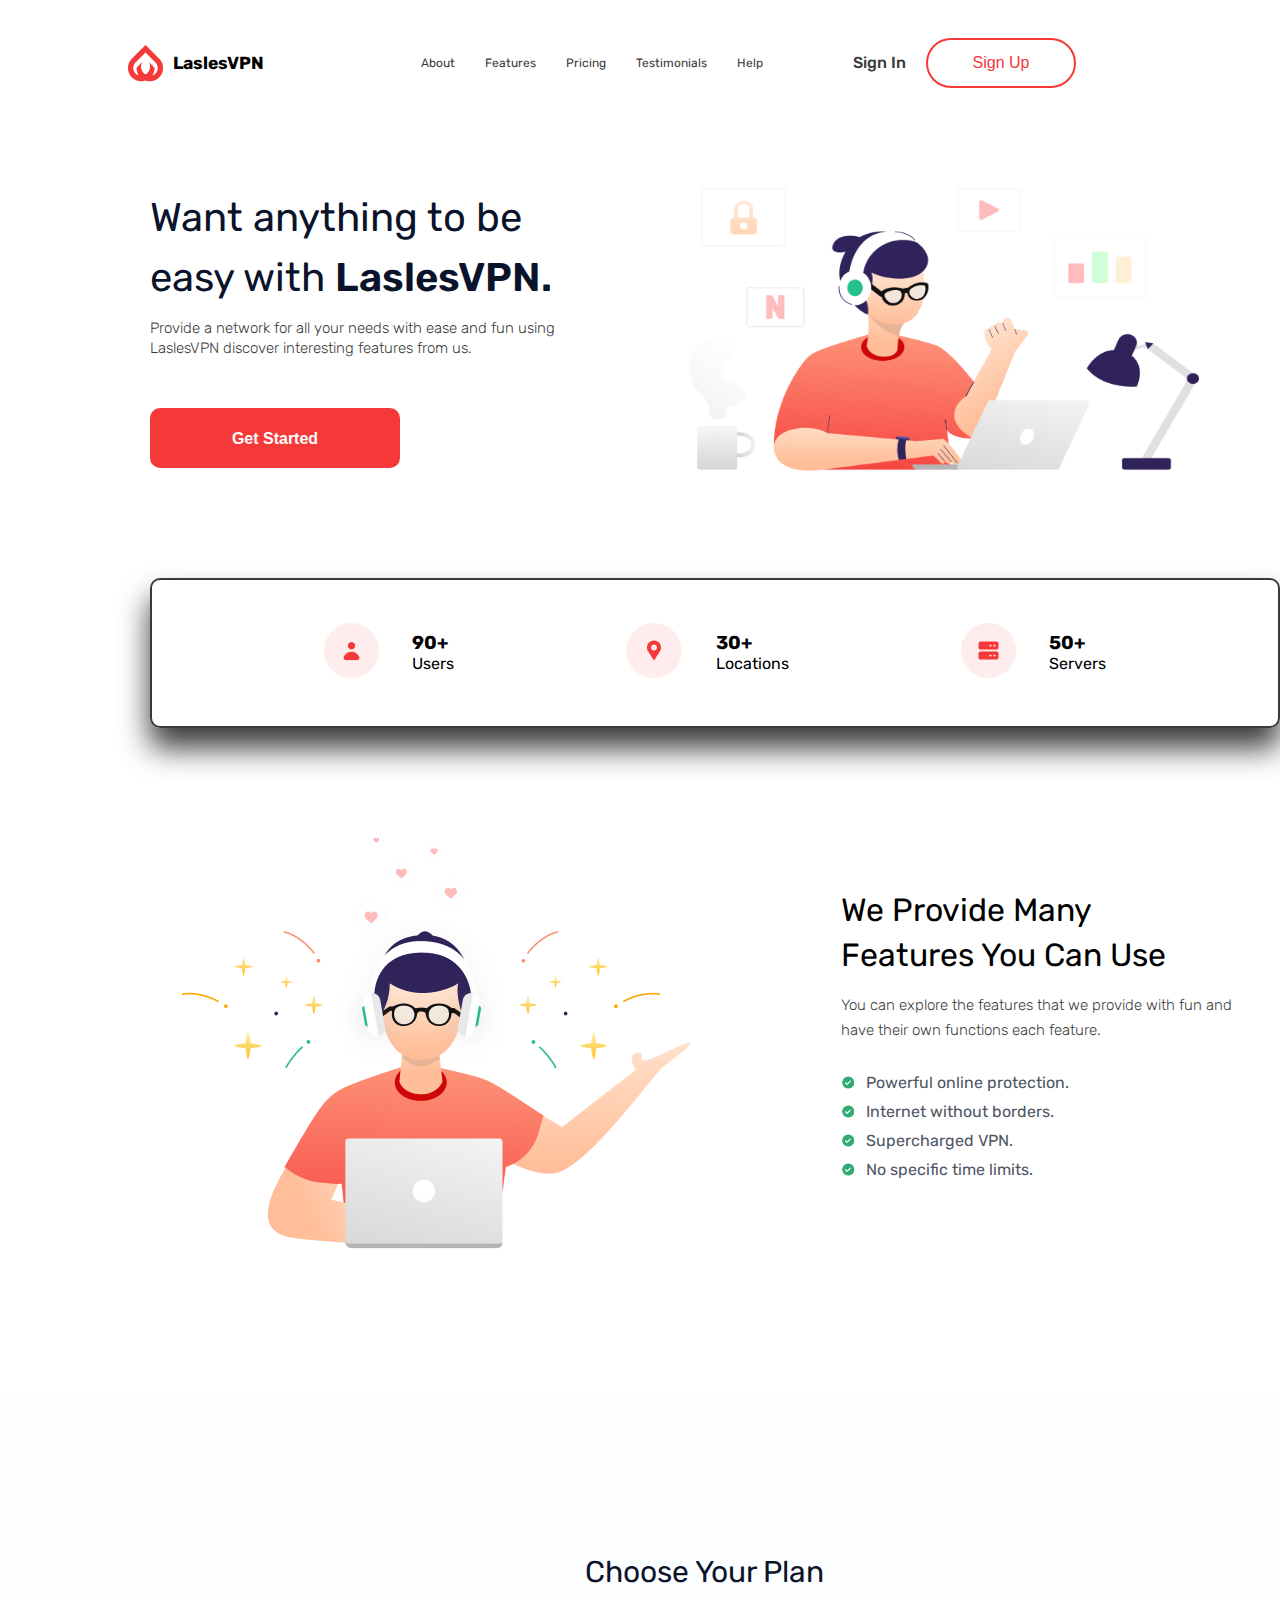
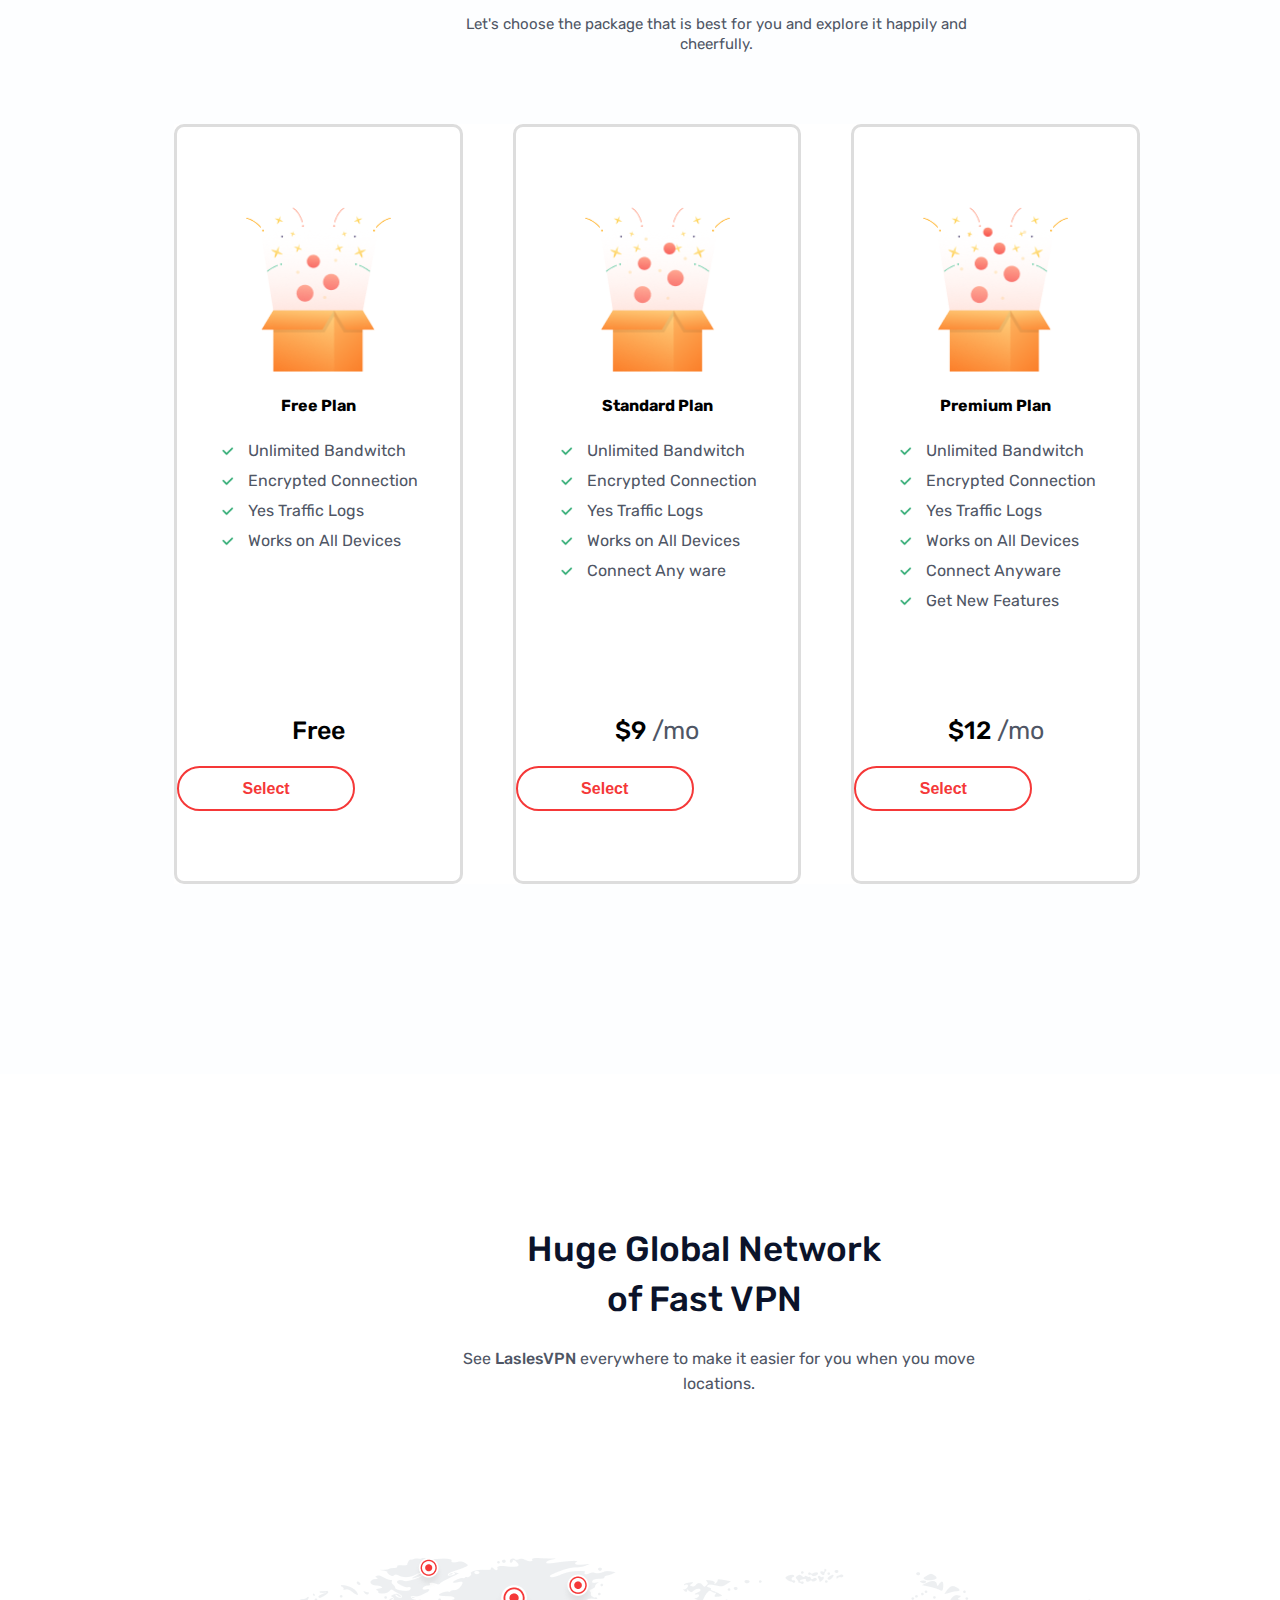
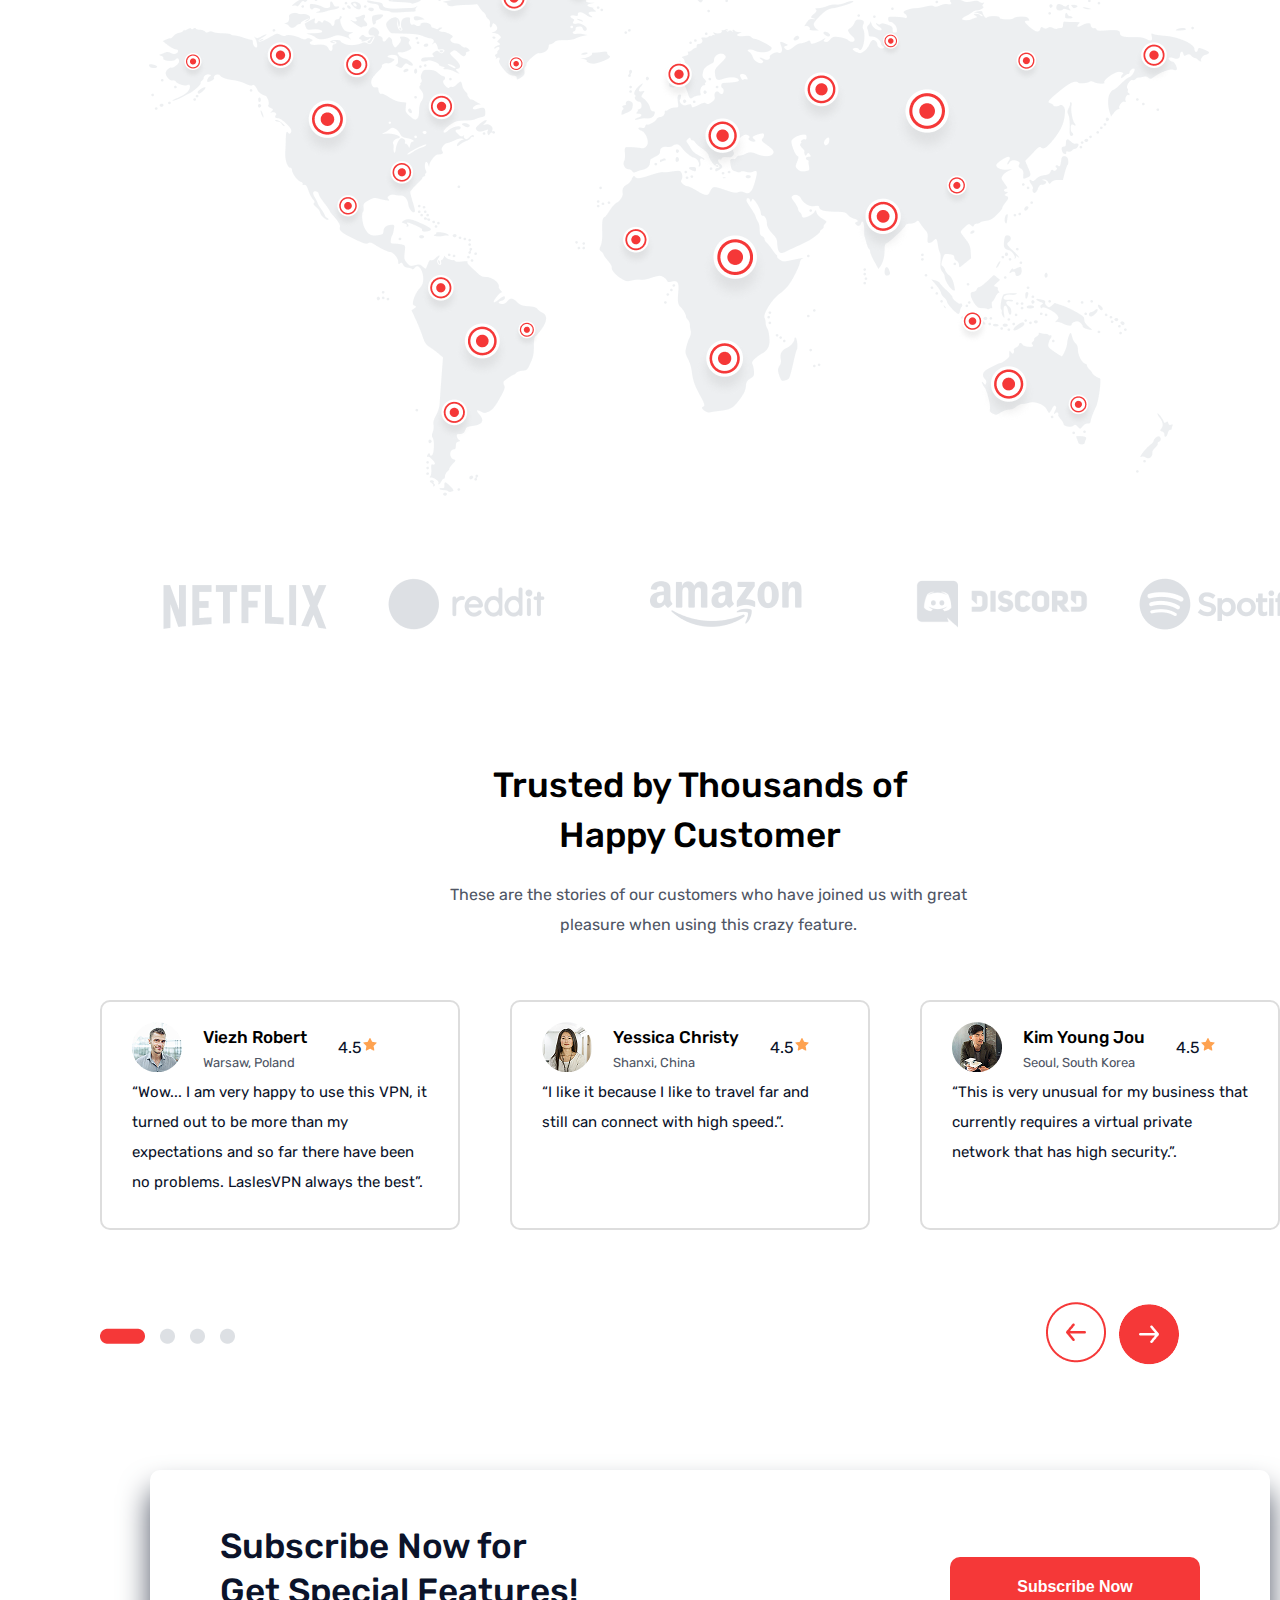
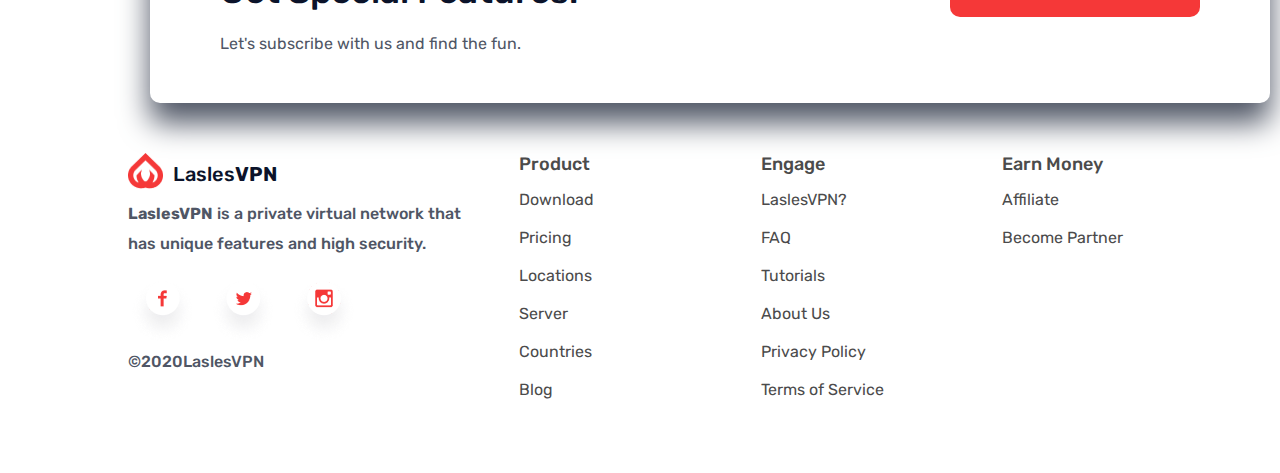
<file: index.html>
<!DOCTYPE html>
<html lang="en">
  <head>
    <meta charset="UTF-8" />
    <meta name="viewport" content="width=device-width, initial-scale=1.0" />
    <title>Document</title>
    <link rel="stylesheet" href="laslespro.css" />
    <link
      href="https://fonts.googleapis.com/css2?family=Rubik:ital,wght@0,300..900;1,300..900&display=swap"
      rel="stylesheet"
    />
  </head>

  <body>
    <section class="first">
      <section class="top">
        <div class="logo">
          <img src="./image/Standard Collection 27.png" alt="logo" />
          <h3>Lasles<span class="vpn">VPN</span></h3>
        </div>
        <nav class="navigation">
          <a href="#"> About</a>
          <a href="#">Features</a>
          <a href="#"> Pricing</a>
          <a href="#">Testimonials</a>
          <a href="#">Help</a>
        </nav>
        <div class="Logs">
          <div class="signin">Sign In</div>
          <button class="signup">Sign Up</button>
        </div>
      </section>

      <section class="content">
        <div class="text">
          <h6>
            Want anything to be easy with <span class="lasles">LaslesVPN.</span>
          </h6>
          <p class="description">
            Provide a network for all your needs with ease and fun using
            LaslesVPN discover interesting features from us.
          </p>
          <button class="get">Get Started</button>
        </div>
        <div class="image">
          <img src="./image/Illustration 1.png" alt="image" />
        </div>
      </section>

      <div class="ratings-container">
        <div class="users item">
          <div class="user-image">
            <img src="./image/user.png" alt="User" />
          </div>
          <div>
            <h3>90+</h3>
            <p>Users</p>
          </div>
        </div>

        <div class="Locations item">
          <div class="location-image">
            <img src="./image/location.png" alt="Check" />
          </div>
          <div>
            <h3>30+</h3>
            <p>Locations</p>
          </div>
        </div>

        <div class="Servers item">
          <div class="Server-image">
            <img src="./image/Server.png" alt="Check" />
          </div>
          <div>
            <h3>50+</h3>
            <p>Servers</p>
          </div>
        </div>
      </div>

      <section class="features">
        <div class="features-image">
          <img src="./image/Illustration 2.png" alt="" />
        </div>

        <div class="features-text">
          <div>
            <h1>We Provide Many Features You Can Use</h1>
          </div>
          <div>
            <p>
              You can explore the features that we provide with fun and have
              their own functions each feature.
            </p>
          </div>
          <ul class="list">
            <li>Powerful online protection.</li>
            <li>Internet without borders.</li>
            <li>Supercharged VPN.</li>
            <li>No specific time limits.</li>
          </ul>
        </div>
      </section>
    </section>

    <section class="plans">
      <div class="plan-head">
        <h1>Choose Your Plan</h1>
        <p>
          Let's choose the package that is best for you and explore it happily
          and cheerfully.
        </p>
      </div>

      <div class="plans-items">
        <div class="items">
          <div>
            <img src="./image/Free.png" alt="" />
          </div>
          <h4>Free Plan</h4>
          <ul>
            <li>Unlimited Bandwitch</li>
            <li>Encrypted Connection</li>
            <li>Yes Traffic Logs</li>
            <li>Works on All Devices</li>
          </ul>
          <h3 class="free">Free</h3>
          <button class="items-button">Select</button>
        </div>

        <div class="items">
          <div>
            <img src="./image/Standard.png" alt="" />
          </div>
          <h4>Standard Plan</h4>
          <ul>
            <li>Unlimited Bandwitch</li>
            <li>Encrypted Connection</li>
            <li>Yes Traffic Logs</li>
            <li>Works on All Devices</li>
            <li>Connect Any ware</li>
          </ul>
          <h3 class="standard">$9 <span class="mo">/mo</span></h3>
          <button class="items-button">Select</button>
        </div>

        <div class="items">
          <div>
            <img src="./image/Premium.png" alt="" />
          </div>
          <h4>Premium Plan</h4>
          <ul>
            <li>Unlimited Bandwitch</li>
            <li>Encrypted Connection</li>
            <li>Yes Traffic Logs</li>
            <li>Works on All Devices</li>
            <li>Connect Anyware</li>
            <li>Get New Features</li>
          </ul>
          <h3 class="premium">$12 <span class="mo">/mo</span></h3>
          <button class="items-button">Select</button>
        </div>
      </div>
    </section>

    <section class="global">
      <div class="global-head">
        <h1>Huge Global Network of Fast VPN</h1>
        <p>
          See <span class="glospan">LaslesVPN</span> everywhere to make it
          easier for you when you move locations.
        </p>
      </div>
      <div class="global-img">
        <img src="./image/Huge Global.png" alt="Global" />
      </div>
    </section>

    <section class="clients">
      <div class="clients-img">
        <img src="./image/Mask Group.png" alt="" />
      </div>

      <div class="clients-img">
        <img src="./image/Mask Group (1).png" alt="" />
      </div>

      <div class="clients-img">
        <img src="./image/Mask Group (2).png" alt="" />
      </div>

      <div class="clients-img">
        <img src="./image/Mask Group (3).png" alt="" />
      </div>

      <div class="clients-img">
        <img src="./image/Mask Group (4).png" alt="" />
      </div>
    </section>

    <section class="customers-container">
      <div class="customers-header">
        <h1>Trusted by Thousands of Happy Customer</h1>
        <p>
          These are the stories of our customers who have joined us with great
          pleasure when using this crazy feature.
        </p>
      </div>

      <div class="customers">
        <div class="customers-item">
          <div class="customers-head">
            <div class="customers-img">
              <img src="./image/Ellipse 175.png" alt="first guy" />
            </div>
            <div>
              <h5>Viezh Robert</h5>
              <span>Warsaw, Poland</span>
            </div>
            <div>
              <p class="star">4.5<img src="./image/Group 1161.png" alt="" /></p>
            </div>
          </div>
          <article>
            “Wow... I am very happy to use this VPN, it turned out to be more
            than my expectations and so far there have been no problems.
            LaslesVPN always the best”.
          </article>
        </div>

        <div class="customers-item">
          <div class="customers-head">
            <div class="customers-img">
              <img src="./image/Ellipse 175 (1).png" alt="second lady" />
            </div>
            <div>
              <h5>Yessica Christy</h5>
              <span>Shanxi, China</span>
            </div>
            <div>
              <p class="star">4.5<img src="./image/Group 1161.png" alt="" /></p>
            </div>
          </div>
          <article>
            “I like it because I like to travel far and still can connect with
            high speed.”.
          </article>
        </div>

        <div class="customers-item">
          <div class="customers-head">
            <div class="customers-img">
              <img src="./image/Ellipse 175 (2).png" alt="third guy" />
            </div>
            <div>
              <h5>Kim Young Jou</h5>
              <span>Seoul, South Korea</span>
            </div>
            <div>
              <p class="star">4.5<img src="./image/Group 1161.png" alt="" /></p>
            </div>
          </div>
          <article>
            “This is very unusual for my business that currently requires a
            virtual private network that has high security.”.
          </article>
        </div>
      </div>

      <div class="loading-arrows">
        <div class="arrows">
          <img src="./image/Group 1300.png" alt="" />
        </div>

        <div class="arrows">
          <div>
            <img src="./image/left.png" alt="left" />
          </div>

          <div>
            <img src="./image/right.png" alt="right" />
          </div>
        </div>
      </div>
    </section>

    <section class="subscribe">
      <div>
        <h3>Subscribe Now for Get Special Features!</h3>
        <p>Let's subscribe with us and find the fun.</p>
      </div>
      <button class="subscribe-btn">Subscribe Now</button>
    </section>

    <!-- Footer Section -->
    <footer class="footer">
      <div class="footer-container">
        <!-- Left Section: Logo & Description -->
        <div class="footer-left">
          <div class="logo">
            <img src="./image/Standard Collection 27.png" alt="LaslesVPN Logo" class="footer-logo"/>
            <h4>Lasles<span>VPN</span></h4>
          </div>
          <!-- Replace with actual logo path -->
          <p>
            <strong>LaslesVPN</strong> is a private virtual network that has
            unique features and high security.
          </p>
          <div class="social-icons">
            <img src="./image/Facebook.png" alt="Facebook" />
            <img src="./image/Twitter.png" alt="Twitter" />
            <img src="./image/Instagram.png" alt="Instagram" />
          </div>
         <p class="year">©2020Lasles<span>VPN</span></p> 
        </div>

        <!-- Middle Section: Product Links -->
        <div class="footer-column">
          <h3>Product</h3>
          <ul>
            <li><a href="#">Download</a></li>
            <li><a href="#">Pricing</a></li>
            <li><a href="#">Locations</a></li>
            <li><a href="#">Server</a></li>
            <li><a href="#">Countries</a></li>
            <li><a href="#">Blog</a></li>
          </ul>
        </div>

        <!-- Middle Section: Engage Links -->
        <div class="footer-column">
          <h3>Engage</h3>
          <ul>
            <li><a href="#">LaslesVPN?</a></li>
            <li><a href="#">FAQ</a></li>
            <li><a href="#">Tutorials</a></li>
            <li><a href="#">About Us</a></li>
            <li><a href="#">Privacy Policy</a></li>
            <li><a href="#">Terms of Service</a></li>
          </ul>
        </div>

        <!-- Right Section: Earn Money Links -->
        <div class="footer-column">
          <h3>Earn Money</h3>
          <ul>
            <li><a href="#">Affiliate</a></li>
            <li><a href="#">Become Partner</a></li>
          </ul>
        </div>
      </div>
    </footer>
  </body>
</html>
</file>
<file: laslespro.css>
*,
* ::before,
* ::after {
    margin: 0;
    padding: 0;
    box-sizing: border-box;
}

body {
    justify-content: center;
    height: 100vh;
    align-items: center;
    font-family: "Rubik", sans-serif;
    max-width: 1440px;
}

/* LOGO AND NAVIGATION */
.top {
    display: flex;
    margin: 3% 10% 0 10%;
}

.logo {
    display: flex;
    align-items: center;
    font-size: 16px;
    font-weight: 500;
    line-height: 30px;
    text-align: center;
    gap: 20px;
}

.navigation {
    display: flex;
    gap: 40px;
    align-items: center;
    margin-left: 157px;
}

.navigation a {
    text-decoration: none;
    color: #3A3A3A;
    font-weight: 400;
    font-size: 16px;
    line-height: 100%;


}

.navigation :hover {
    color: #F53838;
}

.Logs {
    display: flex;
    gap: 1.875rem;
    align-items: center;
    margin-left: 5.625rem;
}

.signin {
    font-size: 1rem;
    color: #3A3A3A;
    font-weight: 500;
    font-size: 16px;
    line-height: 30px;
    letter-spacing: 0%;
    text-align: center;
    cursor: pointer;
}

.Logs :hover {
    color: #F53838;
}

.signup {
    background-color: transparent;
    color: #F53838;
    padding: 10px 20px;
    border: 2px solid #F53838;
    border-radius: 50px;
    font-size: 16px;
    font-weight: 500;
    height: 50px;
    width: 150px;
    cursor: pointer;
}

/* HEADER SECTION  */

.content {
    display: flex;
    justify-content: space-between;
    margin: 100px 150px 0px 150px;
}

/* .text{
    margin: 129.15px 150px 0px 0px;
} */

.text h6 {
    font-size: 50px;
    line-height: 72px;
    font-family: Rubik;
    font-weight: 500;
    font-size: 50px;
    line-height: 70px;
    letter-spacing: 0%;
    width: 555px;
    height: 140px;
    color: #0B132A;

}

.lasles {
    font-weight: 700;
}

.text p {
    font-weight: 400;
    font-size: 16px;
    line-height: 30px;
    color: #3A3A3A;
    margin-bottom: 20px;
    width: 555px;
    height: 90px;
}

.text button {
    background-color: #F53838;
    color: #fff;
    padding: 10px 20px;
    border: 2px solid #F53838;
    border-radius: 10px;
    font-size: 16px;
    font-weight: 700;
    line-height: 25px;
    height: 60px;
    width: 250px;
    cursor: pointer;
    top: 476.77px;
    left: 150px;
}

.text button:hover {
    background-color: #F53838;
    color: #fff;
    box-shadow: 0px 20px 30px #F5383859;
}

.image img {
    width: 611.24px;
    height: 382.44px;
    margin: 0px 0px 0px 83px;
}

/* RATINGS */

.item {
    display: flex;
    gap: 36.5px;
    align-items: center;
    height: 125.57px;
    padding: 37.21px 0px;
}

.ratings-container {
    display: flex;
    flex-direction: row;
    align-items: center;
    justify-content: space-evenly;
    margin: 103px 150px 0px 150px;
    width: 1140px;
    height: 200px;
    border: #3A3A3A 2px solid;
    border-radius: 10px;
    box-shadow: 0px 20px 30px #3A3A3A;
}

.features {
    margin-top: 53.81px;
    display: flex;
}

.features-image {
    margin-top: 53.81px;
    margin-left: 184.52px;
    margin-right: 169.48px;
    width: 508.11px;
    height: 414.71px;
}

.features-text h1 {
    margin: 107.92px 194.47px 0px 0px;
    width: 383.40px;
    height: 100px;
    font-weight: 500;
    font-size: 35px;
    line-height: 50px;
}

.features-text p {
    margin: 20px 150px 0px 0px;
    width: 427.87px;
    height: 60px;
    font-weight: 400;
    font-size: 16px;
    line-height: 30px;
    color: #3A3A3A;
}

.list {
    list-style: none;
    list-style-position: outside;
    padding-left: 0 !important;
    color: #4F5665;
    line-height: 30px;
    margin-top: 20px;
}

ul.list li {
    position: relative;
    padding-left: 30px;
}

ul.list li::after {
    content: "";
    background: url("./image/Group\ 1120.png") no-repeat center;
    background-size: contain;
    /* Ensures the icon fits */
    width: 20px;
    /* Adjust the size */
    height: 20px;
    position: absolute;
    left: 0;
    top: 50%;
    transform: translateY(-50%);
    /* Centers the icon */
}

.first {
    background-color: white;
    padding-bottom: 150px;
}

/* PLANS SECTION */
.plans {
    background-color: #fdfeff;
    padding-top: 100px;
    padding-bottom: 200px;
}

.plan-head h1 {
    width: 383.40px;
    height: 50px;
    font-weight: 500;
    font-size: 35px;
    text-align: center;
    margin: 80.27px 527.43px 0px 529.32px;
    color: #0B132A;
}

.plan-head p {
    width: 555px;
    height: 60px;
    font-weight: 400;
    font-size: 16px;
    line-height: 30px;
    text-align: center;
    margin: 20px 443.52px 0px 441.64px;
    color: #4F5665;
}

.plans-items {
    display: flex;
    justify-content: center;
    gap: 50px;
    margin: 60px 175px 0px 174.14px;
    background-color: #fff;
}

.items {
    width: 330px;
    height: 760px;
    border-radius: 10px;
    border-width: 2px;
    border: 3px solid#DDDDDD;
    justify-items: center;

}

.items:hover {
    border-color: #F53838;
}

.items img {
    margin-top: 79.63px;
    width: 144.90px;
    height: 165.37px;
}

.items h4 {
    height: 30px;
    padding: 20px;
}

.items ul {
    list-style: none;
    list-style-position: outside;
    padding-left: 0 !important;
    color: #4F5665;
    line-height: 30px;
    margin-top: 20px;
}

.items ul li {
    position: relative;
    padding-left: 30px;
}

.items ul li::after {
    content: "";
    background: url("./image/Group\ 1236.png") no-repeat center;
    background-size: contain;
    /* Ensures the icon fits */
    width: 20px;
    /* Adjust the size */
    height: 20px;
    position: absolute;
    left: 0;
    top: 50%;
    transform: translateY(-50%);
    /* Centers the icon */
}

.items h3 {
    font-weight: 500;
    font-size: 25px;
    line-height: 30px;
    text-align: center;
}

.mo {
    font-weight: 400;
    font-size: 25px;
    line-height: 30px;
    text-align: center;
    color: #4F5665;
}

.free {
    margin-top: 160px;
}

.standard {
    margin-top: 130px;
}

.premium {
    margin-top: 100px;
}

.items-button {
    margin-top: 20px;
    width: 177.87px;
    height: 45px;
    border: 2px solid #F53838;
    border-radius: 50px;
    border-width: 2px;
    font-size: 16px;
    font-weight: 700;
    color: #F53838;
    background: none;
}

.items-button:hover {
    background-color: #F53838;
    color: white;
}

/* GLOBAL */

.global-head h1 {
    width: 383.40px;
    height: 100px;
    color: #0B132A;
    font-weight: 500;
    font-size: 35px;
    line-height: 50px;
    text-align: center;
    margin: 150px 527.43px 52.32px;
}

.global-head p {
    width: 555px;
    height: 60px;
    font-weight: 400;
    font-size: 16px;
    line-height: 30px;
    text-align: center;
    color: #4F5665;
    margin: 20px 443.53px 0px 441.64px;
}

.glospan {
    font-weight: 500;
    font-size: 16px;
    line-height: 30px;
    text-align: center;
}

.global-img {
    margin: 163.45px 149.14px 0px 231.02px;
    width: 1059.99px;
    height: 537.77px;
}

/* CLIENT */

.clients {
    display: flex;
    flex-direction: row;
    align-items: center;
    width: 1135.64px;
    height: 208.31px;
    margin: 6.45px 145px 0px 159.36px;
    gap: 42.5px;
}

/* CUSTOMERS COMMENT */
.customers-container {
    margin: 50px 0px 100px 150px;
}

.customers-header h1 {
    margin: 50px 496.1px 0px 380.1px;
    width: 447.80px;
    height: 100px;
    font-weight: 500;
    font-size: 35px;
    line-height: 50px;
    text-align: center;
}

.customers-header p {
    margin: 20px 442.5px 0px 330.5px;
    width: 555px;
    height: 60px;
    font-weight: 400;
    font-size: 16px;
    line-height: 30px;
    text-align: center;
    color: #4F5665;
}

.customers {
    display: flex;
    gap: 50px;
}

.customers-item {
    margin-top: 60px;
    width: 400px;
    height: 230px;
    border: 2px solid #DDDDDD;
    border-radius: 10px;
    border-width: 2px;
}

.customers-item:hover {
    border: 2px solid #F53838;
    border-radius: 10px;
    box-shadow: 0px 20px 30px #4F5665;

}

.customers-head {
    display: flex;
    gap: 21px;
    padding-left: 30px;
    padding-top: 20px;
}

.customers-head h5 {
    font-weight: 500;
    font-size: 18px;
    line-height: 30px;
    text-align: center;
    vertical-align: middle;
}

.customers-head span {
    font-weight: 400;
    font-size: 14px;
    color: #4F5665;
}

.star {
    height: 16px;
    font-weight: 400;
    font-size: 16px;
    line-height: 30px;
    vertical-align: middle;
    color: #0B132A;
    padding-top: 10.65px;
    padding-left: 10px;
}

article {
    font-weight: 400;
    font-size: 16px;
    line-height: 30px;
    color: #0B132A;
    padding: 0px 30px 0px 30px;

}

.loading-arrows {
    display: flex;
    justify-content: space-between;
    align-items: center;
    margin: 11.69px 100px 0px 0px;

}

.arrows {
    display: flex;
    justify-content: center;
    gap: 10px;
    margin-top: 60px;
}

.subscribe {
    margin: 65.02px 150px 0 150px;
    display: flex;
    justify-content: space-between;
    align-items: center;
    background-color: #fff;
    /* padding: 50px 60px; */
    border-radius: 5px;
    position: relative;
    width: 1140px;
    height: 233px;
    border-radius: 10px;
    box-shadow: 0px 20px 30px #4F5665;


}

.subscribe h3 {
    margin: 58.5px 0px 20px 70px;
    width: 371.61px;
    height: 80;
    font-weight: 500;
    font-size: 35px;
    line-height: 45px;
    color: #0B132A;
}

.subscribe p {
    width: 410px;
    height: 16px;
    font-weight: 400;
    font-size: 16px;
    color: #4F5665;
    margin: 0px 0px 58.50px 70px;

}

.subscribe-btn {
    width: 250px;
    height: 60px;
    border-radius: 10px;
    font-weight: 700;
    font-size: 16px;
    color: #fff;
    background-color: #F53838;
    border: none;
    margin: 86.5px 70px 86.5px 0px;
}

.subscribe-btn:hover {
    box-shadow: 0px 20px 30px #F5383859;
}

/* FOOTER SECTION */
.footer {
    background: #fff;
    padding: 50px 10%;
    color: #4b4b4b;
}

.footer-container {
    display: flex;
    justify-content: space-between;
    flex-wrap: wrap;
}

.footer-left {
    max-width: 300px;
}

.footer-logo {
    width: 35px;
    height: 36.23px;
    margin-bottom: 10px;
}

.footer-left h4 {
    width: 104px;
    height: 24px;
    font-weight: 500;
    font-size: 20px;
    color: #0B132A;
}

.footer-left h4>span {
    font-weight: 700;
}

.footer-left p {
    width: 340px;
    height: 61.57px;
    margin-bottom: 15px;
    font-weight: 500;
    font-size: 16px;
    line-height: 30px;
    color: #4F5665;
}

.social-icons {
    display: flex;
    gap: 10px;
}


.social-icons:hover {
    color: #ff6600;
}

.year {
    width: 132px;
    height: 30px;
    font-weight: 400;
    font-size: 16px;
    line-height: 30px;
    color: #AFB5C0;
}

.year span {
    font-weight: 500;
}

.footer-column {
    min-width: 150px;
}

.footer-column h3 {
    font-size: 16px;
    margin-bottom: 10px;
    font-weight: 500;
    font-size: 18px;
}

.footer-column ul {
    list-style: none;
}

.footer-column ul li {
    margin-bottom: 8px;
    font-weight: 400;
    font-size: 16px;
    line-height: 30px;
    color: #4F5665;
}

.footer-column ul li a {
    text-decoration: none;
    color: #4b4b4b;
}

.footer-column ul li a:hover {
    color: #ff6600;
}

@media (max-width: 1367px) {
    body {
        max-width: 1367px;
        height: 100dvh;
    }

    .top {
        display: flex;
        margin: 3% 10% 0 10%;
    }

    .logo {
        display: flex;
        align-items: center;
        font-size: 15px;
        font-weight: 500;
        line-height: 20px;
        text-align: center;
        gap: 10px;
    }

    .navigation {
        display: flex;
        gap: 30px;
        align-items: center;
        margin-left: 157px;
    }

    .navigation a {
        text-decoration: none;
        color: #3A3A3A;
        font-weight: 400;
        font-size: 12px;
        line-height: 100%;


    }

    .navigation :hover {
        color: #F53838;
    }

    .Logs {
        display: flex;
        gap: 1.25rem;
        align-items: center;
        margin-left: 5.625rem;
    }

    .signin {
        font-size: 16px;
        color: #3A3A3A;
        font-weight: 500;
        line-height: 20px;
        text-align: center;
        cursor: pointer;
    }

    .Logs :hover {
        color: #F53838;
    }

    .signup {
        background-color: transparent;
        color: #F53838;
        /* padding: 10px 20px; */
        border: 2px solid #F53838;
        border-radius: 50px;
        font-size: 16px;
        font-weight: 400;
    }


    /* HEADER SECTION  */

    .content {
        display: flex;
        justify-content: space-between;
        margin: 100px 150px 0px 150px;
    }

    .text h6 {
        font-size: 40px;
        line-height: 62px;
        font-weight: 400;
        font-size: 40px;
        line-height: 60px;
        width: 455px;
        height: 130px;
        color: #0B132A;

    }

    .lasles {
        font-weight: 600;
    }

    .text p {
        font-weight: 300;
        font-size: 15px;
        line-height: 20px;
        color: #3A3A3A;
        margin-bottom: 10px;
        width: 455px;
        height: 80px;
    }

    .image img {
        width: 511.24px;
        height: 282.44px;
        margin: 0px 0px 0px 83px;
    }

    /* RATINGS */

    .item {
        display: flex;
        gap: 33.5px;
        align-items: center;
        height: 120.57px;
        padding: 35.21px 0px;
    }

    .ratings-container {
        display: flex;
        flex-direction: row;
        align-items: center;
        justify-content: space-evenly;
        margin: 103px 150px 0px 150px;
        width: 1130px;
        height: 150px;
        border: #3A3A3A 2px solid;
        border-radius: 10px;
        box-shadow: 0px 20px 30px #3A3A3A;
    }

    .features {
        margin-top: 52.81px;
        display: flex;
    }

    .features-image {
        margin-top: 52.81px;
        margin-left: 180.52px;
        margin-right: 160.48px;
        width: 500.11px;
        height: 410.71px;
    }

    .features-text h1 {
        margin: 106.92px 190.47px 0px 0px;
        width: 382.40px;
        height: 90px;
        font-weight: 400;
        font-size: 32px;
        line-height: 45px;
    }

    .features-text p {
        margin: 15px 145px 0px 0px;
        width: 420.87px;
        height: 55px;
        font-weight: 300;
        font-size: 15px;
        line-height: 25px;
        color: #3A3A3A;
    }

    .list {
        list-style: none;
        list-style-position: outside;
        padding-left: 0 !important;
        color: #4F5665;
        line-height: 29px;
        margin-top: 20px;
    }

    ul.list li {
        position: relative;
        padding-left: 25px;
    }

    ul.list li::after {
        content: "";
        background: url("./image/Group\ 1120.png") no-repeat center;
        background-size: contain;
        width: 15px;
        height: 20px;
        position: absolute;
        left: 0;
        top: 50%;
        transform: translateY(-50%);
    }

    .first {
        background-color: white;
        padding-bottom: 150px;
    }

    /* PLANS SECTION */
    .plans {
        background-color: #fdfeff;
        padding-top: 90px;
        padding-bottom: 190px;
    }

    .plan-head h1 {
        width: 373.40px;
        height: 40px;
        font-weight: 400;
        font-size: 30px;
        text-align: center;
        margin: 70.27px 517.43px 0px 517.43px;
        color: #0B132A;
    }

    .plan-head p {
        width: 545px;
        height: 50px;
        font-weight: 400;
        font-size: 15px;
        line-height: 20px;
        text-align: center;
        margin: 20px 443.52px 0px 443.52px;
        color: #4F5665;
    }

    .plans-items {
        display: flex;
        justify-content: center;
        gap: 50px;
        margin: 60px 175px 0px 175px;
        background-color: #fff;
    }

    .items {
        width: 330px;
        height: 760px;
        border-radius: 10px;
        border-width: 2px;
        border: 3px solid#DDDDDD;
        justify-items: center;

    }

    .items:hover {
        border-color: #F53838;
    }

    .items img {
        margin-top: 79.63px;
        width: 144.90px;
        height: 165.37px;
    }

    .items h4 {
        height: 30px;
        padding: 20px;
    }

    .items ul {
        list-style: none;
        list-style-position: outside;
        padding-left: 0 !important;
        color: #4F5665;
        line-height: 30px;
        margin-top: 20px;
    }

    .items ul li {
        position: relative;
        padding-left: 30px;
    }

    .items ul li::after {
        content: "";
        background: url("./image/Group\ 1236.png") no-repeat center;
        background-size: contain;
        /* Ensures the icon fits */
        width: 20px;
        /* Adjust the size */
        height: 20px;
        position: absolute;
        left: 0;
        top: 50%;
        transform: translateY(-50%);
        /* Centers the icon */
    }

    .items h3 {
        font-weight: 500;
        font-size: 25px;
        line-height: 30px;
        text-align: center;
    }

    .mo {
        font-weight: 400;
        font-size: 25px;
        line-height: 30px;
        text-align: center;
        color: #4F5665;
    }

    .free {
        margin-top: 160px;
    }

    .standard {
        margin-top: 130px;
    }

    .premium {
        margin-top: 100px;
    }

    .items-button {
        margin-top: 20px;
        width: 177.87px;
        height: 45px;
        border: 2px solid #F53838;
        border-radius: 50px;
        border-width: 2px;
        font-size: 16px;
        font-weight: 700;
        color: #F53838;
        background: none;
    }

    .items-button:hover {
        background-color: #F53838;
        color: white;
    }

    /* GLOBAL */

    .global-head h1 {
        width: 373.40px;
        height: 100px;
        color: #0B132A;
        font-weight: 500;
        font-size: 35px;
        line-height: 50px;
        text-align: center;
        margin: 150px 517.43px 0px 517.43px;
    }

    .global-head p {
        width: 550px;
        height: 50px;
        font-weight: 400;
        font-size: 16px;
        line-height: 20px;
        text-align: center;
        color: #4F5665;
        margin: 20px 443.53px 0px 443.53px;
    }

    .glospan {
        font-weight: 500;
        font-size: 16px;
        line-height: 30px;
        text-align: center;
    }

    .global-img {
        margin: 163.45px 149.14px 0px 149.14px;
    }

    /* CLIENT */

    .clients {
        display: flex;
        flex-direction: row;
        align-items: center;
        width: 1135.64px;
        height: 208.31px;
        margin: 6.45px 145px 0px 145px;
        gap: 42.5px;
    }

    /* CUSTOMERS COMMENT */
    .customers-container {
        margin: 50px 150px 100px 150px;
    }

    .customers-header h1 {
        margin: 50px 380.1px 0px 380.1px;
        width: 440.80px;
        height: 100px;
        font-weight: 500;
        font-size: 35px;
        line-height: 50px;
        text-align: center;
    }

    .customers-header p {
        margin: 20px 330.5px 0px 330.5px;
        width: 555px;
        height: 60px;
        font-weight: 400;
        font-size: 16px;
        line-height: 30px;
        text-align: center;
        color: #4F5665;
    }

    .customers {
        display: flex;
        gap: 50px;
    }

    .customers-item {
        margin-top: 60px;
        width: 400px;
        height: 230px;
        border: 2px solid #DDDDDD;
        border-radius: 10px;
        border-width: 2px;
    }

    .customers-item:hover {
        border: 2px solid #F53838;
        border-radius: 10px;
        box-shadow: 0px 20px 30px #4F5665;

    }

    .customers-head {
        display: flex;
        gap: 21px;
        padding-left: 30px;
        padding-top: 20px;
    }

    .customers-head h5 {
        font-weight: 500;
        font-size: 17px;
    }

    .customers-head span {
        font-weight: 400;
        font-size: 13px;
    }

    .star {
        height: 16px;
        font-weight: 400;
        font-size: 16px;
        line-height: 30px;
        vertical-align: middle;
        color: #0B132A;
        padding-top: 10.65px;
        padding-left: 10px;
    }

    article {
        font-weight: 400;
        font-size: 15px;
        line-height: 30px;
        color: #0B132A;
        padding: 0px 30px 0px 30px;

    }

    .loading-arrows {
        display: flex;
        justify-content: space-between;
        align-items: center;
        margin: 11.69px 100px 0px 0px;

    }

    .arrows {
        display: flex;
        justify-content: center;
        gap: 10px;
        margin-top: 60px;
    }

    .subscribe {
        margin: 65.02px 200px 0px 150px;
        width: 1120px;
        height: 233px;
    }

    .subscribe h3 {
        /* margin: 58.5px 0px 20px 70px; */
        width: 371.61px;
        height: 80;
        font-weight: 500;
        font-size: 35px;
        line-height: 45px;
        color: #0B132A;
    }

    .subscribe p {
        width: 410px;
        height: 16px;
        font-weight: 400;
        font-size: 16px;
        color: #4F5665;
        margin: 0px 0px 58.50px 70px;

    }

}

@media screen and (max-width: 1319px) {
    
    .plans-items {
        display: flex;
        justify-content: center;
        gap: 50px;
        margin: 60px 140px 0px 174.14px;
        background-color: #fff;
    }
    
     .customers-container {
        margin: 50px 0px 100px 100px;
    }
     
    .customers-item {
        margin-top: 60px;
        width: 400px;
        height: 230px;
        border: 2px solid #DDDDDD;
        border-radius: 10px;
        border-width: 2px;
    }
    
    
}

@media (max-width: 1024px) {

    .top {
        display: flex;
        margin: 3% 10% 0 10%;
    }

    .logo {
        align-items: center;
        font-size: 14px;
        font-weight: 900;
        line-height: 20px;
        gap: 10px;
    }

    .navigation {
        display: flex;
        gap: 20px;
        align-items: center;
        margin-left: 50px;
    }

    .navigation a {
        font-weight: 400;
        font-size: 14px
    }

    .Logs {
        display: flex;
        gap: 20px;
        margin-left: 70px;
    }

    .signin {
        font-size: 1rem;
        color: #3A3A3A;
        font-weight: 500;
        font-size: 16px;
        line-height: 30px;
        letter-spacing: 0%;
        text-align: center;
        cursor: pointer;
    }

    /* HEADER SECTION  */

    .content {
        display: flex;
        justify-content: space-between;
        margin: 50px 50px 0px 50px;
    }

    /* .text{
    margin: 129.15px 150px 0px 0px;
} */

    .text h6 {
        font-size: 40px;
        font-weight: 500;
        line-height: 50px;
        width: 400px;
    }

    .lasles {
        font-weight: 600;
    }

    .text p {
        font-weight: 400;
        font-size: 16px;
        line-height: 25px;
        margin-top: 20px;
        margin-bottom: 20px;
        width: 500px;
        height: 90px;
    }

    .text button {
        background-color: #F53838;
        color: #fff;
        padding: 10px 20px;
        border: 2px solid #F53838;
        border-radius: 10px;
        font-size: 16px;
        font-weight: 700;
        line-height: 25px;
        height: 60px;
        width: 250px;
        cursor: pointer;
        top: 476.77px;
        left: 150px;
    }


    .image img {
        width: 300px;
        height: 300px;
        margin: 50px 0px 0px 3px;
    }

    /* RATINGS */

    .ratings-container {
        margin: 103px 50px 0px 50px;
        width: 900px;
        height: 200px;
    }
    /* FEATURES */
    .features-image {
        margin-top: 53.81px;
        margin-left: 100.52px;
        margin-right: 169.48px;
        width: 400.11px;
        height: 314.71px;
    }

    .features-text h1 {
        margin: 107.92px 94.47px 0px 0px;
        width: 283.40px;
        height: 100px;
        font-weight: 500;
        font-size: 34px;
        line-height: 50px;
    }

    .features-text p {
        margin: 50px 50px 0px 0px;
        width: 327.87px;
        height: 60px;
        font-weight: 400;
        line-height: 25px;
    }

    /* PLANS SECTION */
    .plans {
        padding-top: 100px;
        padding-bottom: 200px;
    }

    .plan-head h1 {
        width: 383.40px;
        height: 50px;
        font-weight: 500;
        font-size: 35px;
        text-align: center;
        margin: 80.27px 327.43px 0px 329.32px;
        color: #0B132A;
    }

    .plan-head p {
        width: 555px;
        height: 60px;
        line-height: 25px;
        margin: 20px 343.52px 0px 241.64px;
    }

    .plans-items {
        display: flex;
        flex-wrap: wrap;
        margin: 60px 50px 0px 50px;
    }


    /* GLOBAL */

    .global-head h1 {
        width: 583.40px;
        height: 100px;
        color: #0B132A;
        font-weight: 500;
        font-size: 35px;
        line-height: 50px;
        text-align: center;
        margin: 150px 200px 0px 200px;
    }

    .global-head p {
        width: 555px;
        height: 60px;
        font-weight: 400;
        font-size: 16px;
        line-height: 30px;
        text-align: center;
        color: #4F5665;
        margin: 0px 201px 0px 201px;
    }

    .global-img {
        margin: 100px 50px 0px 50px;
        width : 10px;
        height: 100px;
    }

    /* CLIENT */

    .clients {
        display: flex;
        /* flex-wrap: wrap;       */
        flex-direction: row;
        align-items: center;
        width: 100px;
        height: 108.31px;
        margin: 500px 145px 0px 50px;
        gap: 2px;
    }

    .clients-img{
        width: 350px;
    }

    .clients-img :nth-child(3) {
        width: 10px;
        height: 5px;
    }

    /* CUSTOMERS COMMENT */
    .customers-container {
        margin: 50px 0px 100px 150px;
    }

    .customers-header h1 {
        margin: 50px 150.1px 0px 150.1px;
        width: 447.80px;
    }

    .customers-header p {
        margin: 20px 110.5px 0px 110.5px;
        width: 555px;
        height: 50px;
        font-weight: 400;
        font-size: 14px;
        line-height: 20px;
    }

    .customers {
        display: flex;
        flex-wrap: wrap;
        gap: 20px;
        margin-top: 0px;
        margin-right: 0px;
        margin-bottom: 0px;
        margin-left: 50px;
    }

    .customers-item {
        margin-top: 60px;
        width: 400px;
        height: 230px;
        border: 2px solid #DDDDDD;
        border-radius: 10px;
        border-width: 2px;
    }

    .customers-head {
        display: flex;
        gap: 21px;
        padding-left: 30px;
        padding-top: 20px;
    }

    .customers-head h5 {
        font-weight: 500;
        font-size: 18px;
        line-height: 30px;
        text-align: center;
        vertical-align: middle;
    }


    article {
        font-weight: 400;
        font-size: 14px;
        line-height: 30px;
    }

    .loading-arrows {
        display: flex;
        justify-content: space-between;
        align-items: center;
        margin: 11.69px 100px 0px 0px;

    }


    .subscribe {
        margin: 65.02px 50px 0 50px;
        display: flex;
        border-radius: 5px;
        position: relative;
        width: 950px;
        height: 233px;
        border-radius: 10px;
        box-shadow: 0px 20px 30px #4F5665;


    }

    .subscribe h3 {
        font-size: 30px;
        line-height: 45px;
     }

    .subscribe-btn {
        width: 200px;
    }

    /* FOOTER SECTION */
    .footer {
        background: #fff;
        padding: 50px 10%;
        color: #4b4b4b;
    }

    .footer-container {
        display: flex;
        justify-content: space-between;
        flex-wrap: wrap;
    }

    .footer-left {
        max-width: 300px;
    }

    .footer-logo {
        width: 35px;
        height: 36.23px;
        margin-bottom: 10px;
    }

    .footer-left h4 {
        width: 104px;
        height: 24px;
        font-weight: 500;
        font-size: 20px;
        color: #0B132A;
    }

    .footer-left h4>span {
        font-weight: 700;
    }

    .footer-left p {
        width: 340px;
        height: 61.57px;
        margin-bottom: 15px;
        font-weight: 500;
        font-size: 16px;
        line-height: 30px;
        color: #4F5665;
    }

    .social-icons {
        display: flex;
        gap: 10px;
    }


    .social-icons:hover {
        color: #ff6600;
    }

    .year {
        width: 132px;
        height: 30px;
        font-weight: 400;
        font-size: 16px;
        line-height: 30px;
        color: #AFB5C0;
    }

    .year span {
        font-weight: 500;
    }

    .footer-column {
        min-width: 150px;
        margin-left: 25px;
    }

    .footer-column h3 {
        font-size: 16px;
        margin-bottom: 10px;
        font-weight: 500;
        font-size: 18px;
    }

    .footer-column ul li {
        margin-bottom: 8px;
        font-weight: 400;
        font-size: 14px;
        line-height: 30px;
        color: #4F5665;
    }

    .footer-column ul li a {
        text-decoration: none;
        color: #4b4b4b;
    }

    .footer-column ul li a:hover {
        color: #ff6600;
    }

}

@media screen and (max-width: 966px) {
    .top {
        margin: 3% 5% 0 5%;
    }
    
    .logo {
        font-size: 14px;
        font-weight: 500;
        gap: 15px;
    }
    
    .navigation {
        gap: 30px;
        margin-left: 57px;
    }
    
    
    .navigation :hover {
        color: #F53838;
    }
    
    .Logs {
        display: flex;
        gap: 1.875rem;
        align-items: center;
        margin-left: 5.625rem;
    }
    
    .signin {
        font-size: 14px;
        width: 50px;
    }
    
    .Logs :hover {
        color: #F53838;
    }
    
    .signup {
        background-color: transparent;
        color: #F53838;
        padding: 10px 20px;
        border: 2px solid #F53838;
        border-radius: 50px;
        font-size: 16px;
        font-weight: 500;
        height: 50px;
        width: 150px;
        cursor: pointer;
    }
/* 
    .content {
        display: flex;
        justify-content: space-between;
        margin: 100px 150px 0px 150px;
    } */
    
    
    
    .text h6 {
        font-size: 40px;
        line-height: 62px;
        font-weight: 600;
        width: 455px;
        height: 100px;
    
    }
    
    .lasles {
        font-weight: 800;
    }
    
    .text p {
        font-weight: 400;
        font-size: 14px;
        line-height: 25px;
        margin-bottom: 10px;
        width: 455px;
        height: 80px;
    }
    
    .text button {
        border-radius: 10px;
        font-size: 16px;
        line-height: 25px;
        height: 60px;
        width: 250px;
    }
    
    .image img {
        width: 411.24px;
        height: 300.44px;
        margin: 0px 0px 0px 0px;
    }

    .ratings-container {
        margin: 103px 60px 0px 50px;
        width: 850px;
        height: 200px;
    }
    
    .features {
        margin-top: 53.81px;
        display: flex;
    }
    
    .features-image {
       margin: 50px 50px 0px 50px;
       width: 411.24px;
       height: 300.44px;
    }
    
    .features-text h1 {
        margin: 107.92px 60px 0px 60px;
        width: 373.40px;
        font-size: 30px;
        line-height: 40px;
    }
    
    .features-text p {
        margin: 0px 60px 0px 60px;
        width: 327.87px;
        height: 60px;
        font-weight: 400;
        font-size: 16px;
        line-height: 25px;
    }
    
    .list {
        margin-top: 20px;
        margin-left: 60px;
    }
    
    .first {
        padding-bottom: 150px;
    }
    
    /* PLANS SECTION */
    .plans {
        background-color: #fdfeff;
        padding-top: 100px;
        padding-bottom: 200px;
    }
    
    .plan-head h1 {
        width: 383.40px;
        height: 50px;
        font-weight: 500;
        font-size: 35px;
        text-align: center;
        margin: 80.27px 527.43px 0px 529.32px;
        color: #0B132A;
    }
    
    .plan-head p {
        width: 555px;
        height: 60px;
        font-weight: 400;
        font-size: 16px;
        line-height: 30px;
        text-align: center;
        margin: 20px 443.52px 0px 441.64px;
        color: #4F5665;
    }
    
    .plans-items {
        display: flex;
        justify-content: center;
        gap: 50px;
        margin: 60px 175px 0px 174.14px;
        background-color: #fff;
    }
    
    .items {
        width: 330px;
        height: 760px;
        border-radius: 10px;
        border-width: 2px;
        border: 3px solid#DDDDDD;
        justify-items: center;
    
    }
    
    .items:hover {
        border-color: #F53838;
    }
    
    .items img {
        margin-top: 79.63px;
        width: 144.90px;
        height: 165.37px;
    }
    
    .items h4 {
        height: 30px;
        padding: 20px;
    }
    
    .items ul {
        list-style: none;
        list-style-position: outside;
        padding-left: 0 !important;
        color: #4F5665;
        line-height: 30px;
        margin-top: 20px;
    }
    
    .items ul li {
        position: relative;
        padding-left: 30px;
    }
    
    .items ul li::after {
        content: "";
        background: url("./image/Group\ 1236.png") no-repeat center;
        background-size: contain;
        /* Ensures the icon fits */
        width: 20px;
        /* Adjust the size */
        height: 20px;
        position: absolute;
        left: 0;
        top: 50%;
        transform: translateY(-50%);
        /* Centers the icon */
    }
    
    .items h3 {
        font-weight: 500;
        font-size: 25px;
        line-height: 30px;
        text-align: center;
    }
    
    .mo {
        font-weight: 400;
        font-size: 25px;
        line-height: 30px;
        text-align: center;
        color: #4F5665;
    }
    
    .free {
        margin-top: 160px;
    }
    
    .standard {
        margin-top: 130px;
    }
    
    .premium {
        margin-top: 100px;
    }
    
    .items-button {
        margin-top: 20px;
        width: 177.87px;
        height: 45px;
        border: 2px solid #F53838;
        border-radius: 50px;
        border-width: 2px;
        font-size: 16px;
        font-weight: 700;
        color: #F53838;
        background: none;
    }
    
    .items-button:hover {
        background-color: #F53838;
        color: white;
    }
    
    /* GLOBAL */
    
    .global-head h1 {
        width: 383.40px;
        height: 100px;
        color: #0B132A;
        font-weight: 500;
        font-size: 35px;
        line-height: 50px;
        text-align: center;
        margin: 150px 527.43px 52.32px;
    }
    
    .global-head p {
        width: 555px;
        height: 60px;
        font-weight: 400;
        font-size: 16px;
        line-height: 30px;
        text-align: center;
        color: #4F5665;
        margin: 20px 443.53px 0px 441.64px;
    }
    
    .glospan {
        font-weight: 500;
        font-size: 16px;
        line-height: 30px;
        text-align: center;
    }
    
    .global-img {
        margin: 163.45px 149.14px 0px 231.02px;
        width: 1059.99px;
        height: 537.77px;
    }
    
    /* CLIENT */
    
    .clients {
        display: flex;
        flex-direction: row;
        align-items: center;
        width: 1135.64px;
        height: 208.31px;
        margin: 6.45px 145px 0px 159.36px;
        gap: 42.5px;
    }
    
    /* CUSTOMERS COMMENT */
    .customers-container {
        margin: 50px 0px 100px 150px;
    }
    
    .customers-header h1 {
        margin: 50px 496.1px 0px 380.1px;
        width: 447.80px;
        height: 100px;
        font-weight: 500;
        font-size: 35px;
        line-height: 50px;
        text-align: center;
    }
    
    .customers-header p {
        margin: 20px 442.5px 0px 330.5px;
        width: 555px;
        height: 60px;
        font-weight: 400;
        font-size: 16px;
        line-height: 30px;
        text-align: center;
        color: #4F5665;
    }
    
    .customers {
        display: flex;
        gap: 50px;
    }
    
    .customers-item {
        margin-top: 60px;
        width: 400px;
        height: 230px;
        border: 2px solid #DDDDDD;
        border-radius: 10px;
        border-width: 2px;
    }
    
    .customers-item:hover {
        border: 2px solid #F53838;
        border-radius: 10px;
        box-shadow: 0px 20px 30px #4F5665;
    
    }
    
    .customers-head {
        display: flex;
        gap: 21px;
        padding-left: 30px;
        padding-top: 20px;
    }
    
    .customers-head h5 {
        font-weight: 500;
        font-size: 18px;
        line-height: 30px;
        text-align: center;
        vertical-align: middle;
    }
    
    .customers-head span {
        font-weight: 400;
        font-size: 14px;
        color: #4F5665;
    }
    
    .star {
        height: 16px;
        font-weight: 400;
        font-size: 16px;
        line-height: 30px;
        vertical-align: middle;
        color: #0B132A;
        padding-top: 10.65px;
        padding-left: 10px;
    }
    
    article {
        font-weight: 400;
        font-size: 16px;
        line-height: 30px;
        color: #0B132A;
        padding: 0px 30px 0px 30px;
    
    }
    
    .loading-arrows {
        display: flex;
        justify-content: space-between;
        align-items: center;
        margin: 11.69px 100px 0px 0px;
    
    }
    
    .arrows {
        display: flex;
        justify-content: center;
        gap: 10px;
        margin-top: 60px;
    }
    
    .subscribe {
        margin: 65.02px 150px 0 150px;
        display: flex;
        justify-content: space-between;
        align-items: center;
        background-color: #fff;
        /* padding: 50px 60px; */
        border-radius: 5px;
        position: relative;
        width: 1140px;
        height: 233px;
        border-radius: 10px;
        box-shadow: 0px 20px 30px #4F5665;
    
    
    }
    
    .subscribe h3 {
        margin: 58.5px 0px 20px 70px;
        width: 371.61px;
        height: 80;
        font-weight: 500;
        font-size: 35px;
        line-height: 45px;
        color: #0B132A;
    }
    
    .subscribe p {
        width: 410px;
        height: 16px;
        font-weight: 400;
        font-size: 16px;
        color: #4F5665;
        margin: 0px 0px 58.50px 70px;
    
    }
    
    .subscribe-btn {
        width: 250px;
        height: 60px;
        border-radius: 10px;
        font-weight: 700;
        font-size: 16px;
        color: #fff;
        background-color: #F53838;
        border: none;
        margin: 86.5px 70px 86.5px 0px;
    }
    
    .subscribe-btn:hover {
        box-shadow: 0px 20px 30px #F5383859;
    }
    
    /* FOOTER SECTION */
    .footer {
        background: #fff;
        padding: 50px 10%;
        color: #4b4b4b;
    }
    
    .footer-container {
        display: flex;
        justify-content: space-between;
        flex-wrap: wrap;
    }
    
    .footer-left {
        max-width: 300px;
    }
    
    .footer-logo {
        width: 35px;
        height: 36.23px;
        margin-bottom: 10px;
    }
    
    .footer-left h4 {
        width: 104px;
        height: 24px;
        font-weight: 500;
        font-size: 20px;
        color: #0B132A;
    }
    
    .footer-left h4>span {
        font-weight: 700;
    }
    
    .footer-left p {
        width: 340px;
        height: 61.57px;
        margin-bottom: 15px;
        font-weight: 500;
        font-size: 16px;
        line-height: 30px;
        color: #4F5665;
    }
    
    .social-icons {
        display: flex;
        gap: 10px;
    }
    
    
    .social-icons:hover {
        color: #ff6600;
    }
    
    .year {
        width: 132px;
        height: 30px;
        font-weight: 400;
        font-size: 16px;
        line-height: 30px;
        color: #AFB5C0;
    }
    
    .year span {
        font-weight: 500;
    }
    
    .footer-column {
        min-width: 150px;
    }
    
    .footer-column h3 {
        font-size: 16px;
        margin-bottom: 10px;
        font-weight: 500;
        font-size: 18px;
    }
    
    .footer-column ul {
        list-style: none;
    }
    
    .footer-column ul li {
        margin-bottom: 8px;
        font-weight: 400;
        font-size: 16px;
        line-height: 30px;
        color: #4F5665;
    }
    
    .footer-column ul li a {
        text-decoration: none;
        color: #4b4b4b;
    }
    
    .footer-column ul li a:hover {
        color: #ff6600;
    }
}
@media (max-width: 768px) {
    .footer-container {
        flex-direction: column;
        gap: 20px;
    }

    .footer-left,
    .footer-column {
        text-align: center;
    }

    .social-icons {
        justify-content: center;
    }
}
</file>
